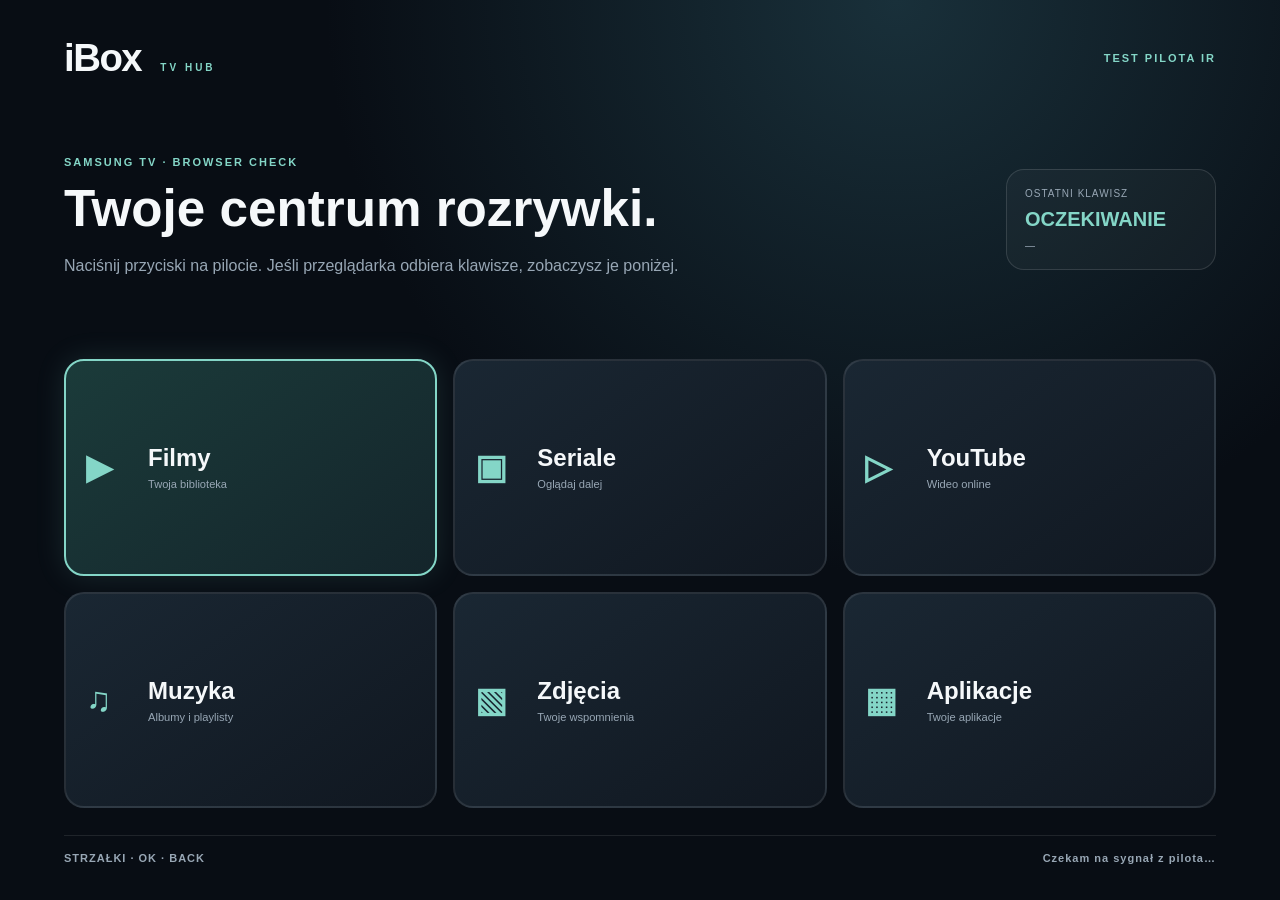
<file: index.html>
<!doctype html>
<html lang="pl">
<head>
<meta charset="utf-8"><meta name="viewport" content="width=device-width,initial-scale=1,viewport-fit=cover">
<meta name="theme-color" content="#080d14"><meta name="apple-mobile-web-app-capable" content="yes">
<link rel="manifest" href="./manifest.webmanifest"><link rel="stylesheet" href="./styles.css">
<title>iBox TV — test pilota</title>
</head>
<body>
<main class="shell">
<header><div class="brand">iBox <small>TV HUB</small></div><div class="status">TEST PILOTA IR</div></header>
<section class="intro"><div><p class="eyebrow">SAMSUNG TV · BROWSER CHECK</p><h1>Twoje centrum rozrywki.</h1><p class="muted">Naciśnij przyciski na pilocie. Jeśli przeglądarka odbiera klawisze, zobaczysz je poniżej.</p></div><aside><span>OSTATNI KLAWISZ</span><strong id="lastKey">OCZEKIWANIE</strong><small id="keyCode">—</small></aside></section>
<section class="tiles" id="tiles">
<button class="tile selected" data-title="Filmy" data-copy="Biblioteka filmów — moduł w przygotowaniu."><b>▶</b><strong>Filmy</strong><small>Twoja biblioteka</small></button>
<button class="tile" data-title="Seriale" data-copy="Kontynuuj oglądanie — moduł w przygotowaniu."><b>▣</b><strong>Seriale</strong><small>Oglądaj dalej</small></button>
<button class="tile" data-title="YouTube" data-copy="YouTube otworzymy przez kompatybilną aplikację lub stronę."><b>▷</b><strong>YouTube</strong><small>Wideo online</small></button>
<button class="tile" data-title="Muzyka" data-copy="Muzyka — moduł w przygotowaniu."><b>♫</b><strong>Muzyka</strong><small>Albumy i playlisty</small></button>
<button class="tile" data-title="Zdjęcia" data-copy="Zdjęcia — moduł w przygotowaniu."><b>▧</b><strong>Zdjęcia</strong><small>Twoje wspomnienia</small></button>
<button class="tile" data-title="Aplikacje" data-copy="Centrum aplikacji — moduł w przygotowaniu."><b>▦</b><strong>Aplikacje</strong><small>Twoje aplikacje</small></button>
</section>
<section id="detail" hidden><p class="eyebrow">iBOX</p><h2 id="detailTitle"></h2><p id="detailCopy"></p><small>Wciśnij WSTECZ, aby wrócić.</small></section>
<footer><span>STRZAŁKI · OK · BACK</span><span id="result">Czekam na sygnał z pilota…</span></footer>
</main>
<script src="./app.js" defer></script>
</body></html>
</file>
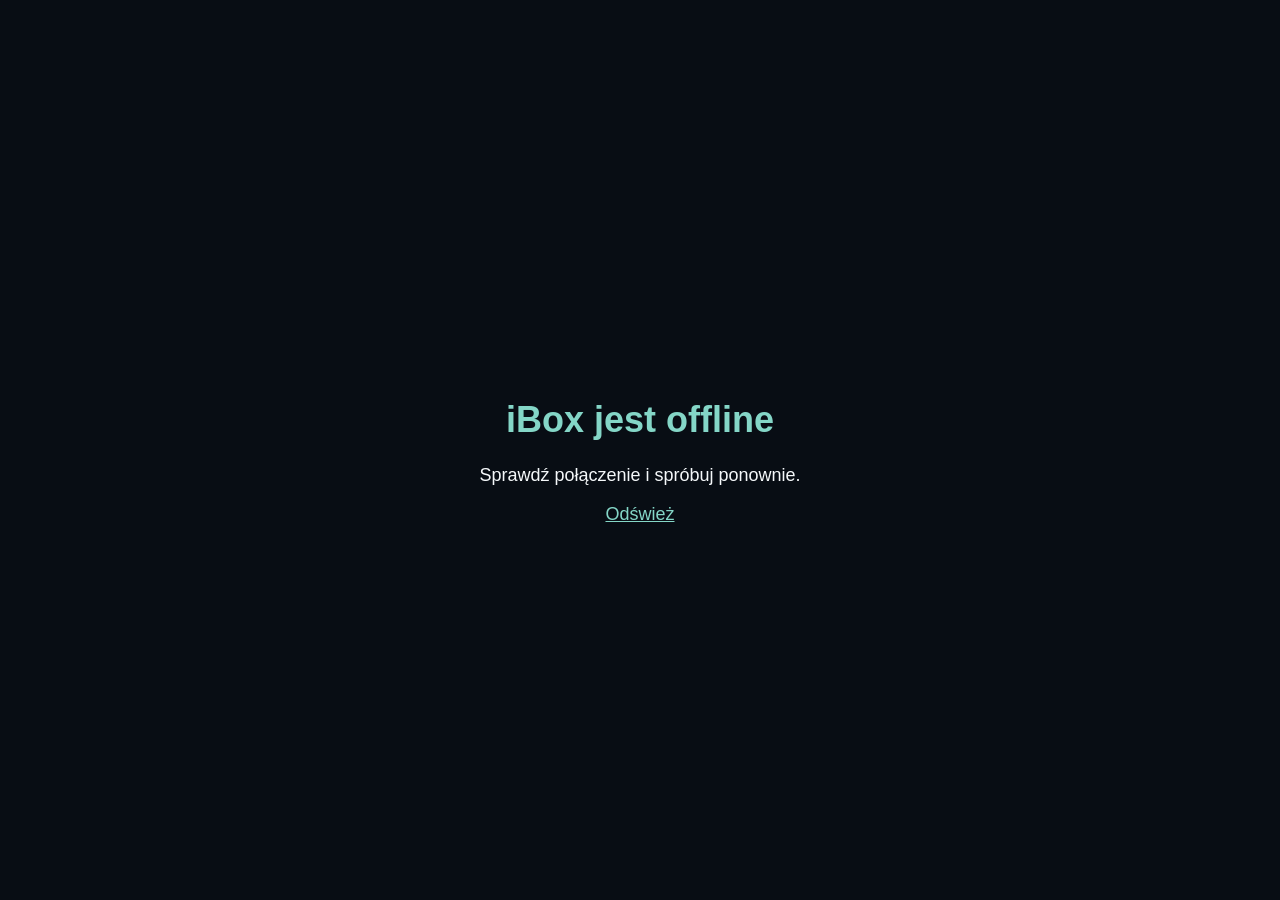
<file: offline.html>
<!doctype html><html lang="pl"><meta charset="utf-8"><meta name="viewport" content="width=device-width,initial-scale=1"><meta name="theme-color" content="#080d14"><title>iBox offline</title><body style="margin:0;background:#080d14;color:#f5f8fa;font:18px sans-serif;display:grid;min-height:100vh;place-items:center;text-align:center"><main><h1 style="color:#84d6c7">iBox jest offline</h1><p>Sprawdź połączenie i spróbuj ponownie.</p><a style="color:#84d6c7" href="./index.html">Odśwież</a></main></body></html>
</file>
<file: styles.css>
:root{color-scheme:dark;--bg:#080d14;--panel:#141d28;--text:#f5f8fa;--muted:#98a7b5;--accent:#84d6c7}*{box-sizing:border-box}body{margin:0;background:radial-gradient(ellipse at 70% 0%,#19303a 0,transparent 45%),var(--bg);color:var(--text);font:16px -apple-system,BlinkMacSystemFont,"Segoe UI",sans-serif}.shell{min-height:100vh;min-height:100dvh;padding:4vh 5vw;display:flex;flex-direction:column;gap:3vh}header,footer,.intro{display:flex;align-items:center;justify-content:space-between;gap:24px}.brand{font-size:clamp(25px,3vw,40px);font-weight:800;letter-spacing:-1.5px}.brand small{font-size:10px;color:var(--accent);letter-spacing:3px;margin-left:10px}.status,.eyebrow,footer{font-size:11px;letter-spacing:2px;font-weight:700;color:var(--accent)}.intro{min-height:25vh}.intro h1{font-size:clamp(30px,4vw,54px);margin:8px 0}.muted{color:var(--muted);max-width:650px;line-height:1.5}.intro aside{min-width:210px;padding:18px;border:1px solid #ffffff20;border-radius:18px;background:#ffffff08;display:grid;gap:9px}.intro aside span,.intro aside small{font-size:10px;color:var(--muted);letter-spacing:1px}.intro aside strong{font-size:20px;color:var(--accent);overflow-wrap:anywhere}.tiles{display:grid;grid-template-columns:repeat(3,minmax(0,1fr));gap:16px;flex:1}.tile{min-height:125px;text-align:left;border:2px solid #ffffff18;border-radius:20px;padding:20px;background:linear-gradient(145deg,#1a2733,#101720);color:var(--text);display:grid;grid-template-columns:48px 1fr;align-content:center;align-items:center;column-gap:14px;row-gap:6px}.tile b{grid-row:span 2;color:var(--accent);font-size:34px}.tile strong{font-size:clamp(16px,2vw,24px)}.tile small{color:var(--muted)}.tile.selected{border-color:var(--accent);background:linear-gradient(145deg,#1b3b3a,#14252b);box-shadow:0 0 30px #84d6c722}#detail{padding:4vh 5vw;border-radius:24px;background:var(--panel);min-height:40vh}#detail h2{font-size:40px}#detail p{font-size:22px;color:#c2cdd5}#detail small{color:var(--accent)}footer{border-top:1px solid #ffffff18;padding-top:16px;color:var(--muted);letter-spacing:1px}footer span:last-child{text-align:right}@media(max-width:700px){.shell{padding:22px;gap:22px}.intro{align-items:flex-start;flex-direction:column}.tiles{grid-template-columns:repeat(2,minmax(0,1fr))}.tile{min-height:120px}footer{align-items:flex-start;flex-direction:column}footer span:last-child{text-align:left}}
</file>
